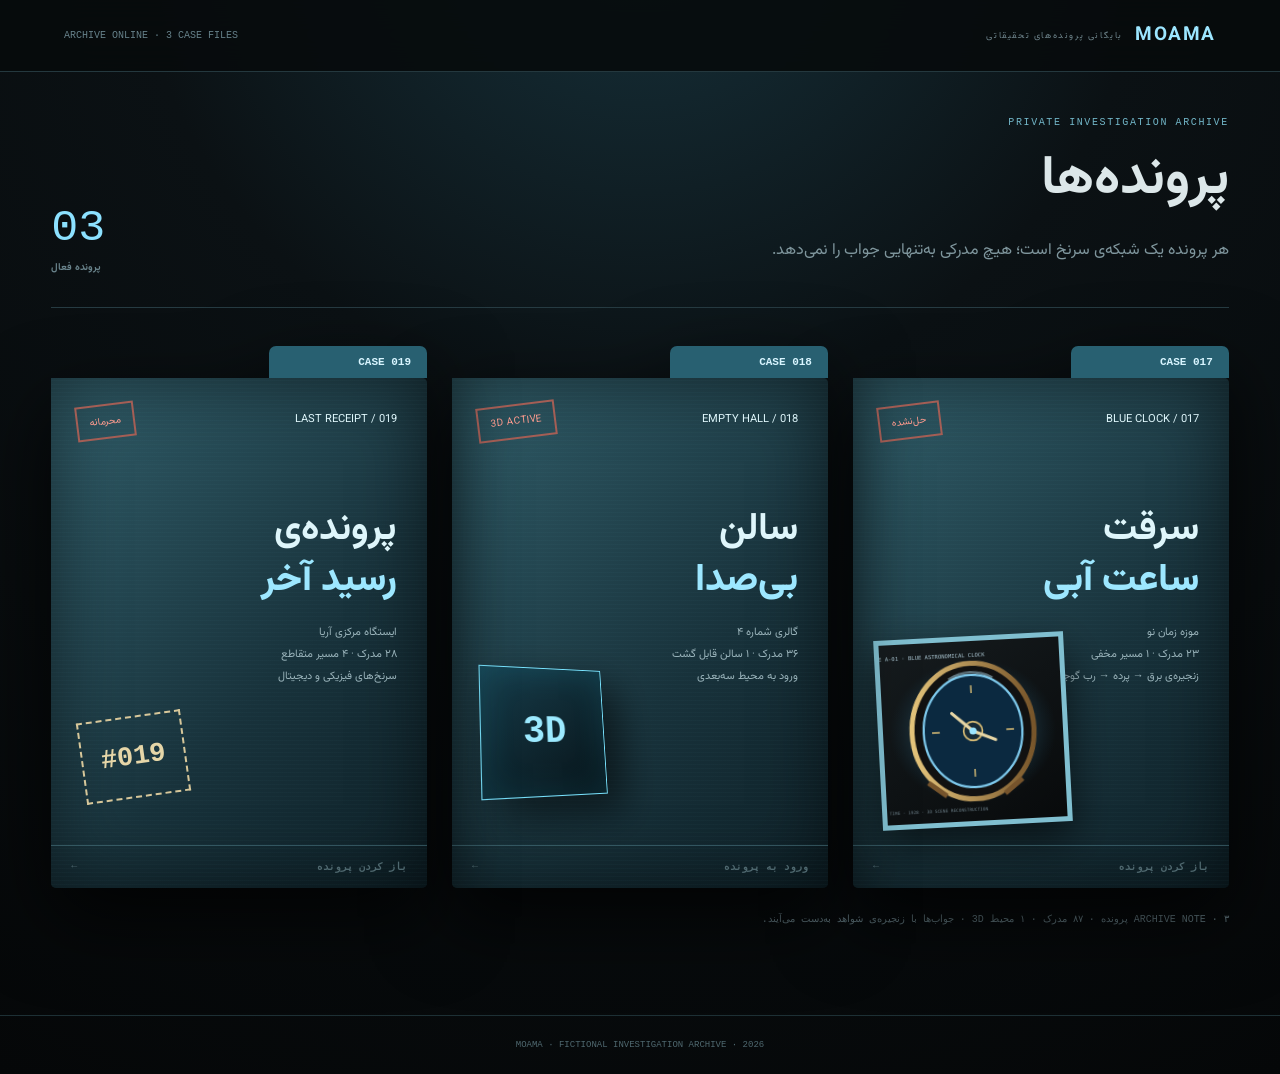
<file: index.html>
<!doctype html><html lang="fa" dir="rtl"><head><meta charset="utf-8"><meta name="viewport" content="width=device-width,initial-scale=1"><title>MOAMA — آرشیو پرونده‌ها</title><link rel="stylesheet" href="assets/css/style.css"></head><body><header class="topbar"><div class="brand"><b>MOAMA</b><small>بایگانی پرونده‌های تحقیقاتی</small></div><span>ARCHIVE ONLINE · 3 CASE FILES</span></header><main class="app"><section id="archive" class="view active"><div class="archive-head"><div><p class="eyebrow">PRIVATE INVESTIGATION ARCHIVE</p><h1>پرونده‌ها</h1><p>هر پرونده یک شبکه‌ی سرنخ است؛ هیچ مدرکی به‌تنهایی جواب را نمی‌دهد.</p></div><strong class="archive-counter"><b>03</b><small> پرونده فعال</small></strong></div><div class="folders"><button class="folder-card" data-open="017-main"><div class="folder-tab">CASE 017</div><div class="folder-cover"><i>حل‌نشده</i><small>017 / BLUE CLOCK</small><h2>سرقت<br><em>ساعت آبی</em></h2><p>موزه زمان نو<br>۲۳ مدرک · ۱ مسیر مخفی<br>زنجیره‌ی برق → پرده → رب گوجه</p><img src="assets/images/clock-heist.svg" alt="ساعت آبی"><footer><b>باز کردن پرونده</b> ←</footer></div></button><button class="folder-card" data-open="018-main"><div class="folder-tab">CASE 018</div><div class="folder-cover"><i>3D ACTIVE</i><small>018 / EMPTY HALL</small><h2>سالن<br><em>بی‌صدا</em></h2><p>گالری شماره ۴<br>۳۶ مدرک · ۱ سالن قابل گشت<br>ورود به محیط سه‌بعدی</p><div class="folder-3d">3D</div><footer><b>ورود به پرونده</b> ←</footer></div></button><button class="folder-card" data-open="019-main"><div class="folder-tab">CASE 019</div><div class="folder-cover"><i>محرمانه</i><small>019 / LAST RECEIPT</small><h2>پرونده‌ی<br><em>رسید آخر</em></h2><p>ایستگاه مرکزی آریا<br>۲۸ مدرک · ۴ مسیر متقاطع<br>سرنخ‌های فیزیکی و دیجیتال</p><div class="receipt-mark">#019</div><footer><b>باز کردن پرونده</b> ←</footer></div></button></div><div class="archive-note">ARCHIVE NOTE · ۳ پرونده · ۸۷ مدرک · ۱ محیط 3D · جواب‌ها با زنجیره‌ی شواهد به‌دست می‌آیند.</div></section><section id="017-main" class="view"><div class="case-toolbar"><button data-open="archive">← بایگانی</button><span>CASE 017 / INVESTIGATION MODE</span><b>TOP SECRET</b></div><div class="case-header"><div><p class="eyebrow">CASE FILE / 017</p><h1>سرقت «ساعت آبی»</h1><p>جواب مستقیم نیست: باید از قطعی یک مدار برق به موتور پرده، از پرده به لکه‌ی رب گوجه، از آن به کافه، و از کافه به دوربین برسی.</p></div><div class="case-id">STATUS<strong>UNSOLVED</strong><small>زنجیره‌ی شواهد فعال</small></div></div><div class="case-layout"><aside class="case-nav"><b>CASE 017 · مسیر تحقیق</b><button data-open="017-main">01 · نمای کلی</button><button data-open="017-chain">02 · زنجیره سرنخ</button><button data-open="017-cctv">03 · دوربین‌ها</button><button data-open="017-map">04 · نقشه</button><button data-open="017-evidence">05 · مدارک</button><button data-open="017-people">06 · مظنونان</button><button class="final" data-open="017-solve">07 · پاسخ نهایی</button></aside><div class="case-content"><section class="case-view active" id="017-main"><div class="overview"><article class="paper"><small>CASE 017 / FIELD NOTE</small><h2>قانون این پرونده</h2><p>هیچ مدرکی را به‌عنوان جواب نهایی قبول نکن. بعضی مدارک فقط کلید پیدا کردن مدرک بعدی هستند.</p><blockquote>برق را دنبال کن؛ چیزی که پرده را حرکت داده، شاید چیزی را پنهان کرده باشد.</blockquote><p><b>هدف:</b> نام یک نفر را پیدا کن. برای جواب نهایی باید حداقل چهار اتصال مستقل بسازی.</p></article><div><figure class="photo-card"><span>OBJECT / BLUE CLOCK</span><img src="assets/images/clock-heist.svg" alt="ساعت آبی"><figcaption>A-01 · ویترین ۷</figcaption></figure></div></div><div class="quick-grid"><button data-open="017-chain"><b>⚡ زنجیره سرنخ</b><small>از برق تا رب گوجه</small></button><button data-open="017-cctv"><b>◉ دوربین</b><small>بازتابی که مسیر را کامل می‌کند</small></button><button data-open="017-map"><b>⌖ نقشه</b><small>اتصال نقاط فیزیکی</small></button><button data-open="017-evidence"><b>▣ مدارک</b><small>مدارک را کنار هم بگذار</small></button></div></section><section class="case-view" id="017-chain"><div class="view-title"><div><p class="eyebrow">CHAIN OF EVIDENCE</p><h2>زنجیره‌ای که باید کشف کنی</h2></div><span>7 CONNECTIONS</span></div><div class="chain"><article><b>01 · برق</b><p>مدار C-4 در 01:53 افت ولتاژ داشته؛ این مدار فقط یک مصرف‌کننده غیرضروری دارد.</p><span>← پرده</span></article><article><b>02 · پرده</b><p>موتور پرده‌ی سالن نجوم به C-4 وصل است و در 01:54 برای 1.8 ثانیه حرکت کرده.</p><span>← پشت پرده</span></article><article><b>03 · لکه</b><p>روی لبه‌ی پرده لکه‌ای قرمز پیدا شده؛ آزمایش می‌گوید خون نیست: نشاسته، اسید و گوجه.</p><span>← رب گوجه</span></article><article><b>04 · رب گوجه</b><p>اثر مربوط به رب گوجه‌ی برند کافه‌ی موزه است. ظرف بازشده ساعت 01:31 در اتاق کارکنان ثبت شده.</p><span>← رسید</span></article><article><b>05 · رسید</b><p>رسید با کارت Level-S تطبیق دارد؛ سفارش از اتاق کارکنان ثبت شده، نه سالن.</p><span>← دوربین خدماتی</span></article><article><b>06 · انعکاس</b><p>در انعکاس شیشه، چرخ‌دستی خدماتی دیده می‌شود که در تصویر مستقیم نیست.</p><span>← راهرو S</span></article><article><b>07 · راهرو S</b><p>راهرو S به آسانسور بار می‌رسد. لاگ آسانسور با کارت Level-S یک نفر منطبق است.</p><span>← مظنون نهایی</span></article></div></section><section class="case-view" id="017-cctv"><div class="view-title"><div><p class="eyebrow">CCTV RECONSTRUCTION</p><h2>سه دوربین، یک مسیر</h2></div></div><div class="cctv-grid"><article class="cctv-card"><div class="cctv-screen"><img src="assets/images/cctv-gallery-3d.svg" alt="گالری"><b>CAM-01 · 01:54:18</b><span>REFLECTION</span></div><button class="cctv-play" data-cctv="gallery">▶ تحلیل فریم</button><p>بازتاب پایین شیشه، حرکت پرده را نشان می‌دهد.</p></article><article class="cctv-card"><div class="cctv-screen"><img src="assets/images/cctv-east-3d.svg" alt="راهروی شرقی"><b>CAM-02 · 02:01:11</b><span>HIDDEN ROUTE</span></div><button class="cctv-play" data-cctv="east">▶ تحلیل فریم</button><p>چرخ‌دستی در انعکاس دیده می‌شود، نه در قاب اصلی.</p></article><article class="cctv-card"><div class="cctv-screen"><img src="assets/images/cctv-service-3d.svg" alt="راهروی خدماتی"><b>CAM-03 · 02:16:39</b><span>LOW LIGHT</span></div><button class="cctv-play" data-cctv="service">▶ تحلیل فریم</button><p>چراغ راهروی S روشن می‌شود.</p></article></div><div id="cctv-status" class="tool-status">یک فریم را تحلیل کن.</div></section><section class="case-view" id="017-map"><div class="view-title"><div><p class="eyebrow">SCENE MAP</p><h2>نقشه‌ی مسیر</h2></div></div><div class="map-layout"><div class="map-frame"><img src="assets/images/museum-map-3d.svg" alt="نقشه سه بعدی موزه"></div><aside class="map-notes"><h3>نقاط اتصال</h3><p><b>C-4</b> مدار پرده</p><p><b>C-7</b> کافه کارکنان</p><p><b>S-01</b> راهروی خدماتی</p><p><b>L-07</b> آسانسور بار</p><p><b>A-01</b> ویترین</p></aside></div></section><section class="case-view" id="017-evidence"><div class="view-title"><div><p class="eyebrow">EVIDENCE ROOM</p><h2>مدارک متصل</h2></div></div><div class="evidence-board"><article><small>E-01</small><h3>لاگ برق</h3><code>01:53:44 C-4 VOLTAGE DROP</code></article><article><small>E-02</small><h3>پرده</h3><p>OPEN 1.8s · 01:54:22</p></article><article><small>E-03</small><h3>لکه</h3><p>Tomato / starch / acid · NOT BLOOD</p></article><article><small>E-04</small><h3>رسید کافه</h3><p>01:31 · Staff order · Level-S</p></article><article class="wide"><img src="assets/images/cctv-east-3d.svg" alt="فریم دوربین"><figcaption>انعکاس چرخ‌دستی → راهرو S</figcaption></article><article><small>E-06</small><h3>آسانسور</h3><code>01:52 B1<br>01:55 LEVEL-1</code></article></div></section><section class="case-view" id="017-people"><div class="view-title"><div><p class="eyebrow">PERSONS OF INTEREST</p><h2>مظنونان</h2></div></div><div class="cards"><article class="suspect"><b>کیان راد</b><small>مرمت‌گر موزه · سطح دسترسی S</small><p>تنها فردی که هم به ویترین، هم آسانسور بار و هم راهروی خدماتی دسترسی مستقیم داشته است.</p></article><article class="suspect"><b>مهسا نوروزی</b><small>نگهبان شب · سطح B</small><p>به سالن دسترسی دارد اما کارت او به بخش خدماتی دسترسی ندارد.</p></article><article class="suspect"><b>آرمان توکلی</b><small>مدیر موزه · سطح A</small><p>پیش از شروع زنجیره رویداد از ساختمان خارج شده است.</p></article></div></section><section class="case-view" id="017-solve"><div class="final"><small>FINAL ANSWER / CASE 017</small><h2>چه کسی ساعت آبی را دزدید؟</h2><p>فقط نام یک نفر را وارد کن.</p><input id="answer" autocomplete="off" placeholder="نام مظنون را وارد کن..." maxlength="40"><button class="primary" id="submitAnswer">ثبت پاسخ</button><div id="result"></div></div></section><section id="resolved" class="case-view"><div class="resolution"><span>CASE ANALYSIS COMPLETE</span><div>✓</div><h2>پرونده حل شد.</h2><strong>کیان راد</strong><p>زنجیره‌ی کارت ورود، آسانسور، ویترین و دوربین‌ها همگی به یک نفر می‌رسند.</p><button data-open="archive">بازگشت به بایگانی</button></div></section></div></div></section><section id="018-main" class="view"><div class="case-toolbar"><button data-open="archive">← بایگانی</button><span>CASE 018 / SILENT HALL</span><b>3D ACTIVE</b></div><div class="case-header"><div><p class="eyebrow">CASE FILE / 018</p><h1>سالن بی‌صدا</h1><p>تنها پرونده‌ی MOAMA که باید واقعاً داخل صحنه بگردی. وارد سالن سه‌بعدی شو، راه برو، زاویه دیدت را تغییر بده و سرنخ‌هایی را پیدا کن که در نمای عادی پرونده دیده نمی‌شوند.</p></div></div><div class="case-layout"><aside class="case-nav"><b>CASE 018</b><button data-open="018-main">01 · نمای کلی</button><button data-open="018-clues">02 · سرنخ‌ها</button><button data-open="018-people">03 · مظنونان</button><button class="final" data-open="018-solve">04 · پاسخ نهایی</button></aside><div class="case-content"><section class="case-view active" id="018-main"><article class="paper"><h2>ورود به محیط سه‌بعدی</h2><p>کل سالن قابل گشتن است. با <b>WASD</b> حرکت کن، با ماوس نگاه کن و روی نقاط درخشان کلیک کن. همه‌ی سرنخ‌ها جلوی چشمت نیستند.</p><a class="primary link-button" href="3d/#018">ورود به سالن 3D ←</a><p class="tiny-note">مسیر: <b>/3d#018</b> · هیچ پرونده‌ی دیگری 3D ندارد.</p></article></section><section class="case-view" id="018-clues"><div class="view-title"><div><p class="eyebrow">COLLECTED CLUES</p><h2>سرنخ‌های پیدا شده</h2></div></div><div id="clues018" class="tool-status">سرنخ‌ها در محیط 3D جمع می‌شوند.</div></section><section class="case-view" id="018-people"><div class="cards"><article><b>نیما سهرابی</b><small>طراح نمایشگاه</small><p>کلید فنی سالن را داشته.</p></article><article><b>رها نادری</b><small>راهنمای شب</small><p>در راهروی شرقی دیده شده.</p></article><article><b>سام مرادی</b><small>تکنسین نور</small><p>به تابلو برق دسترسی داشته.</p></article></div></section><section class="case-view" id="018-solve"><div class="final"><small>FINAL ANSWER / CASE 018</small><h2>بعد از گشتن سالن، نام فرد را وارد کن</h2><input id="answer018" autocomplete="off" placeholder="نام کامل"><button id="submit018" class="primary">بررسی پاسخ</button><div id="result018"></div></div></section></div></div></section><section id="019-main" class="view"><div class="case-toolbar"><button data-open="archive">← بایگانی</button><span>CASE 019 / LAST RECEIPT</span><b>CLASSIFIED</b></div><div class="case-header"><div><p class="eyebrow">CASE FILE / 019</p><h1>پرونده‌ی «رسید آخر»</h1><p>یک کیف در ایستگاه مرکزی آریا پیدا شده؛ داخلش فقط یک رسید مچاله، یک بلیت نیم‌سوخته و شماره‌ای روی کاغذ است. هر مدرک به مدرک بعدی اشاره می‌کند.</p></div></div><div class="case-layout"><aside class="case-nav"><b>CASE 019</b><button data-open="019-main">01 · نمای کلی</button><button data-open="019-chain">02 · زنجیره مدارک</button><button data-open="019-people">03 · مظنونان</button><button class="final" data-open="019-solve">04 · پاسخ نهایی</button></aside><div class="case-content"><section class="case-view active" id="019-main"><article class="paper"><h2>پرونده از یک رسید شروع می‌شود</h2><p>روی رسید فقط «22:14 / سکو 3 / چای» دیده می‌شود. شماره‌ی ترمینال، سرنخ بعدی است.</p><blockquote>یک مدرک ممکن است فقط آدرس مدرک بعدی باشد.</blockquote></article></section><section class="case-view" id="019-chain"><div class="view-title"><div><p class="eyebrow">EVIDENCE CHAIN</p><h2>زنجیره‌ی رسید</h2></div></div><div class="chain"><article><b>رسید → ترمینال</b><p>شماره‌ی دستگاه، به بایگانی فروشنده می‌رسد.</p></article><article><b>ترمینال → بلیت</b><p>بلیت نیم‌سوخته زمان خروج را مشخص می‌کند.</p></article><article><b>بلیت → سکو</b><p>سکو، دوربین مناسب را مشخص می‌کند.</p></article><article><b>سکو → کیف</b><p>کیف در تصویر کنار یک صندلی دیده می‌شود.</p></article><article><b>کیف → شماره</b><p>شماره روی کاغذ، پرونده‌ی تعمیرات یک دستگاه را باز می‌کند.</p></article></div></section><section class="case-view" id="019-people"><div class="cards"><article><b>یوسف کریمی</b><small>فروشنده</small><p>به ترمینال دسترسی داشته.</p></article><article><b>نگار فلاح</b><small>کارمند ایستگاه</small><p>در سکو 3 شیفت داشته.</p></article><article><b>داریوش کاظمی</b><small>تکنسین</small><p>پرونده تعمیرات دستگاه را ثبت کرده.</p></article></div></section><section class="case-view" id="019-solve"><div class="final"><small>FINAL ANSWER / CASE 019</small><h2>نام فرد را وارد کن</h2><input id="answer019" autocomplete="off" placeholder="نام کامل"><button id="submit019" class="primary">بررسی پاسخ</button><div id="result019"></div></div></section></div></div></section></main><footer>MOAMA · FICTIONAL INVESTIGATION ARCHIVE · 2026</footer><script src="assets/js/app.js"></script></body></html>
</file>
<file: assets/css/style.css>
@import url('https://fonts.googleapis.com/css2?family=Vazirmatn:wght@400;500;600;700;800&display=swap');*{box-sizing:border-box}html{scroll-behavior:smooth}body{margin:0;background:#070b0d;color:#dce7e9;font-family:Vazirmatn,Tahoma,sans-serif;background-image:radial-gradient(circle at 50% -10%,#17333d 0,#0b1114 38%,#050708 100%);min-height:100vh}.topbar{height:72px;display:flex;align-items:center;justify-content:space-between;padding:0 5vw;border-bottom:1px solid #24383e;background:#070b0de8;backdrop-filter:blur(16px);position:sticky;top:0;z-index:10}.brand{display:flex;align-items:center;gap:12px;letter-spacing:.1em}.brand b{font-size:19px;color:#9ce6ff}.brand small{color:#6f858c;font-size:9px}.topbar>span{font:10px monospace;color:#66818a}.app{width:min(1250px,92%);margin:auto;padding:45px 0 90px}.view,.case-view{display:none;animation:in .35s ease}.view.active,.case-view.active{display:block}@keyframes in{from{opacity:0;transform:translateY(10px)}to{opacity:1;transform:none}}.eyebrow{font:10px monospace;letter-spacing:.16em;color:#72b6c8;margin:0 0 10px}.archive-head{display:flex;justify-content:space-between;align-items:end;border-bottom:1px solid #263b42;padding-bottom:28px;margin-bottom:38px}.archive-head h1{font-size:54px;margin:0 0 6px}.archive-head p:not(.eyebrow){color:#7f969d}.archive-counter{text-align:left;color:#69838b}.archive-counter b{display:block;font:45px monospace;color:#8ce1ff}.archive-counter small{font-size:10px}.folders{display:grid;grid-template-columns:repeat(3,1fr);gap:25px}.folder-card{border:0;background:none;text-align:right;font-family:inherit;color:inherit;padding:0;cursor:pointer;filter:drop-shadow(0 30px 40px #000b);transition:.3s}.folder-card:hover{transform:translateY(-8px) rotate(-.4deg)}.folder-tab{width:42%;padding:10px 16px;background:#286071;color:#d8f5ff;font:bold 11px monospace;border-radius:7px 7px 0 0}.folder-cover{position:relative;min-height:510px;padding:30px;background:linear-gradient(135deg,#315d69,#18323b 60%,#0e2027);color:#dff6fb;border-radius:0 5px 5px 5px;overflow:hidden;box-shadow:inset 0 0 70px #0008}.folder-cover:before{content:"";position:absolute;inset:0;background:repeating-linear-gradient(0deg,#fff0 0 3px,#7de1ff0b 4px)}.folder-cover>i{position:absolute;top:26px;left:25px;border:2px solid #a45e55;color:#ff9c8f;padding:8px 12px;font-style:normal;font-size:10px;transform:rotate(-7deg)}.folder-cover h2{font-size:38px;line-height:1.35;margin:75px 0 15px}.folder-cover h2 em{font-style:normal;font-weight:800;color:#9de7ff}.folder-cover p{font-size:11px;line-height:2;color:#9ab3ba}.folder-cover img{position:absolute;left:25px;bottom:62px;width:190px;height:190px;object-fit:cover;border:5px solid #80bfd0;box-shadow:0 18px 40px #0009;transform:rotate(-3deg)}.folder-cover footer{position:absolute;bottom:0;right:0;left:0;padding:15px 20px;border-top:1px solid #52808b88;display:flex;justify-content:space-between;font-size:10px}.archive-note{margin-top:25px;color:#60757c;font:10px monospace}.case-toolbar{display:flex;justify-content:space-between;align-items:center;border-bottom:1px solid #263a40;padding-bottom:18px;color:#68818a;font:10px monospace}.case-toolbar button,.case-toolbar b{background:none;border:0;color:#9bb9c1;font:inherit;cursor:pointer}.case-toolbar b{border:1px solid #7b4b44;color:#e89082;padding:5px 9px}.case-header{display:flex;justify-content:space-between;gap:30px;padding:45px 0 35px}.case-header h1{font-size:45px;margin:0 0 12px;color:#e7f7fa}.case-header p:not(.eyebrow){color:#82999f;max-width:700px;line-height:2}.case-id{min-width:160px;border-right:1px solid #294049;padding-right:20px;font:9px monospace;color:#60767d}.case-id strong{display:block;color:#8de0fa;font-size:20px;margin:8px 0}.case-layout{display:grid;grid-template-columns:215px 1fr;gap:30px}.case-nav{border-left:1px solid #294049;padding-left:18px}.case-nav>b{display:block;font-size:11px;color:#a8c3c9;margin-bottom:15px}.case-nav button{display:block;width:100%;padding:12px 5px;border:0;border-bottom:1px solid #18272c;background:none;color:#6e858b;text-align:right;font-family:inherit;font-size:11px;cursor:pointer;transition:.2s}.case-nav button:hover,.case-nav button.active,.case-nav button.final{color:#9be8ff;background:#102027}.case-content{min-width:0}.overview{display:grid;grid-template-columns:1fr 310px;gap:24px}.paper{background:#dce8e8;color:#202b2e;padding:clamp(25px,4vw,50px);box-shadow:0 25px 55px #0008;line-height:2.15;position:relative}.paper:before{content:"";position:absolute;inset:0;opacity:.05;background:repeating-linear-gradient(0deg,#0000 0 28px,#000 29px)}.paper>*{position:relative}.paper small{font:9px monospace;color:#647b82}.paper h2{font-size:29px;margin:30px 0 20px}.paper p{font-size:14px}.paper blockquote{border-right:3px solid #54bddb;margin:35px 0 15px;padding:12px 18px;color:#536970;font-family:Georgia,serif}.photo-card{margin:0;background:#0d1518;border:1px solid #29444d;padding:10px}.photo-card span{display:block;font:8px monospace;color:#7e9ca5;padding:5px}.photo-card img{width:100%;display:block;aspect-ratio:4/3;object-fit:cover}.photo-card figcaption{font-size:10px;color:#a9c0c6;padding:11px 5px 5px}.stat-panel{display:grid;grid-template-columns:1fr 1fr;margin-top:12px;border:1px solid #29444d;background:#0d1518}.stat-panel b,.stat-panel span{padding:11px;border-bottom:1px solid #1e343b;font-size:10px}.stat-panel b{grid-column:1/-1;color:#8ddff8}.clues{display:flex;gap:10px;align-items:center;flex-wrap:wrap;margin-top:20px;padding:14px;border:1px solid #294049;background:#0a1113;font-size:10px}.clues span{border:1px solid #31515b;padding:7px 11px;color:#9bd9e8}.clues b{color:#6e8b93}.quick-grid{display:grid;grid-template-columns:repeat(4,1fr);gap:10px;margin-top:14px}.quick-grid button{border:1px solid #29444d;background:#0d171b;color:#a6cbd4;padding:18px;text-align:right;cursor:pointer}.quick-grid b,.quick-grid small{display:block}.quick-grid small{color:#627c84;margin-top:7px}.view-title{display:flex;justify-content:space-between;align-items:end;border-bottom:1px solid #294049;padding-bottom:18px;margin-bottom:25px}.view-title h2,.case-view>h2{font-size:30px;margin:0}.view-title span{font:9px monospace;color:#66818a}.section-intro{color:#789198;line-height:2}.large{max-width:850px;margin:auto}.document-stamp{margin-top:25px;display:inline-block;border:2px solid #377486;color:#3d91a9;padding:8px 12px;font:10px monospace;transform:rotate(-2deg)}.cctv-grid{display:grid;grid-template-columns:repeat(3,1fr);gap:18px}.cctv-card{border:1px solid #29444d;background:#0c1417;padding:10px;transition:.25s}.cctv-card.selected{border-color:#5ccbea;box-shadow:0 0 30px #39bce522}.cctv-screen{position:relative;overflow:hidden;background:#020506;border:1px solid #29444d}.cctv-screen img{width:100%;display:block;aspect-ratio:16/10;object-fit:cover}.cctv-screen:after{content:"";position:absolute;inset:0;background:linear-gradient(#6de2ff08 50%,#0000 50%);background-size:100% 4px;pointer-events:none}.cctv-screen b,.cctv-screen span,.cctv-screen i{position:absolute;z-index:2;font:9px monospace;color:#bceeff}.cctv-screen b{top:9px;right:9px}.cctv-screen span{bottom:9px;left:9px}.cctv-screen i{bottom:9px;right:9px;color:#ff9a8c;font-style:normal}.cctv-play{width:100%;margin-top:10px;padding:11px;background:#12252c;border:1px solid #315663;color:#9de9ff;cursor:pointer;font-family:inherit}.cctv-card p{color:#71878e;font-size:11px;line-height:2}.tool-status{margin-top:18px;border:1px solid #31505a;background:#0b1518;padding:16px;color:#9acbd6;font-size:11px}.map-layout{display:grid;grid-template-columns:1fr 280px;gap:18px}.map-frame{background:#071014;border:1px solid #31505a;padding:12px;box-shadow:0 20px 50px #0008}.map-frame img{width:100%;display:block}.map-notes{border:1px solid #29444d;background:#0d171a;padding:22px}.map-notes h3{margin-top:0}.map-notes p{font-size:11px;color:#88a2a9;line-height:2}.map-notes b{color:#9de8ff}.map-notes hr{border:0;border-top:1px solid #29444d}.map-notes small{color:#607980;line-height:2}.evidence-board{display:grid;grid-template-columns:1.3fr 1fr;gap:18px}.evidence-board figure,.evidence-board article{margin:0;background:#0d171a;border:1px solid #29444d;padding:16px}.evidence-board figure.wide{grid-row:span 2}.evidence-board figure img{width:100%;display:block}.evidence-board figcaption{padding-top:10px;font:10px monospace;color:#78939b}.evidence-board article{min-height:170px}.evidence-board article small{font:9px monospace;color:#6f8b93}.evidence-board h3{margin:14px 0}.evidence-board article p{font-size:13px;line-height:2;color:#a8bdc2}.evidence-board .dark{background:#060b0d}.evidence-board code{font:11px monospace;color:#85dff8;line-height:2}.evidence-tag{display:inline-block;margin-top:12px;border:1px solid #355863;padding:5px 8px;font:8px monospace;color:#6e9eaa}.timeline{border-right:2px solid #29444d;padding-right:25px;margin-right:10px}.timeline p{position:relative;border-bottom:1px solid #1c2c31;padding:15px 0;margin:0;color:#94a9ae}.timeline p:before{content:"";position:absolute;right:-31px;top:20px;width:8px;height:8px;border:2px solid #5c8996;border-radius:50%;background:#071013}.timeline b{display:inline-block;width:85px;color:#7fdef8;font:12px monospace}.timeline .alert{color:#ff9a8c}.access-grid,.forensic-grid{display:grid;grid-template-columns:repeat(3,1fr);gap:15px}.access-grid article{border:1px solid #29444d;background:#0d171a;padding:22px;position:relative}.access-grid b,.access-grid small,.access-grid code{display:block}.access-grid small{color:#6e858c;margin:8px 0 18px}.access-grid code{font:10px monospace;color:#8bcbd9;line-height:2}.access-grid em{display:inline-block;margin-top:15px;color:#ff9487;font-style:normal;font-size:10px}.access-grid em.safe{color:#83d4ad}.chat{max-width:760px;display:grid;gap:10px}.chat p{margin:0;background:#0e181b;border:1px solid #29444d;padding:15px;font-size:12px;color:#a9c0c5}.chat p:nth-child(even){margin-right:12%;background:#122126}.chat .deleted{opacity:.55;border-style:dashed}.cards{display:grid;grid-template-columns:repeat(3,1fr);gap:15px}.cards article{border:1px solid #29444d;background:#0d171a;padding:25px;min-height:220px}.cards b{display:block;font-size:17px;color:#d6edf2}.cards small{color:#71888f}.cards p{color:#8fa5ab;font-size:12px;line-height:2;margin-top:25px}.suspect strong{display:block;color:#76cfe2;font-size:10px;line-height:2}.terminal{background:#030708;border:1px solid #31515b;padding:22px;box-shadow:inset 0 0 35px #0a222a}.terminal>div{font:10px monospace;color:#6f9da9;border-bottom:1px solid #20353b;padding-bottom:12px;margin-bottom:15px}.terminal code{font:11px monospace;color:#83e4ff;line-height:2}.forensic-grid{grid-template-columns:repeat(4,1fr);margin-top:15px}.forensic-grid article{border:1px solid #29444d;background:#0c1518;padding:20px}.forensic-grid b,.forensic-grid span{display:block}.forensic-grid span{margin-top:8px;color:#73bdce;font:11px monospace}.final{max-width:720px;margin:20px auto;padding:45px;border:1px solid #31515b;background:linear-gradient(135deg,#0e1c20,#080d0f)}.final h2{font-size:34px}.final p{color:#81979d;line-height:2}.final input{display:block;width:100%;margin:25px 0;background:#05090a;border:1px solid #36515a;color:#e1f4f8;padding:16px;font:16px Vazirmatn}.primary,.resolution button{border:1px solid #7fe0fa;background:#7fe0fa;color:#061014;padding:12px 20px;font-family:inherit;font-weight:700;cursor:pointer}.final #result{min-height:25px;margin-top:15px;color:#7fd7ec;font-size:12px}.resolution{text-align:center;border:1px solid #3f8191;padding:70px 30px;background:radial-gradient(circle at 50% 20%,#173640,#080d0f)}.resolution>div{font-size:55px;color:#8ee5ff;margin:15px}.resolution p{max-width:600px;margin:20px auto 20px;color:#9ab1b7;line-height:2}.resolution strong{display:block;font-size:28px;color:#8ee5ff;margin-bottom:30px}.resolution button{background:transparent;color:#a9c5cb;border-color:#3e626b}footer{text-align:center;border-top:1px solid #1d3035;padding:24px;color:#4f686f;font:9px monospace}@media(max-width:850px){.folders{grid-template-columns:1fr}.case-layout,.overview,.map-layout{grid-template-columns:1fr}.case-nav{border-left:0;border-bottom:1px solid #29444d;padding:0 0 10px;display:grid;grid-template-columns:repeat(2,1fr);gap:0}.case-nav>b{grid-column:1/-1}.case-header{display:block}.case-id{border:0;margin-top:20px}.cards,.evidence-board,.cctv-grid,.access-grid,.forensic-grid{grid-template-columns:1fr}.evidence-board figure.wide{grid-row:auto}.quick-grid{grid-template-columns:1fr 1fr}.archive-head h1,.case-header h1{font-size:35px}.topbar{padding:0 18px}.topbar>span{display:none}.app{width:94%}}
</file>
